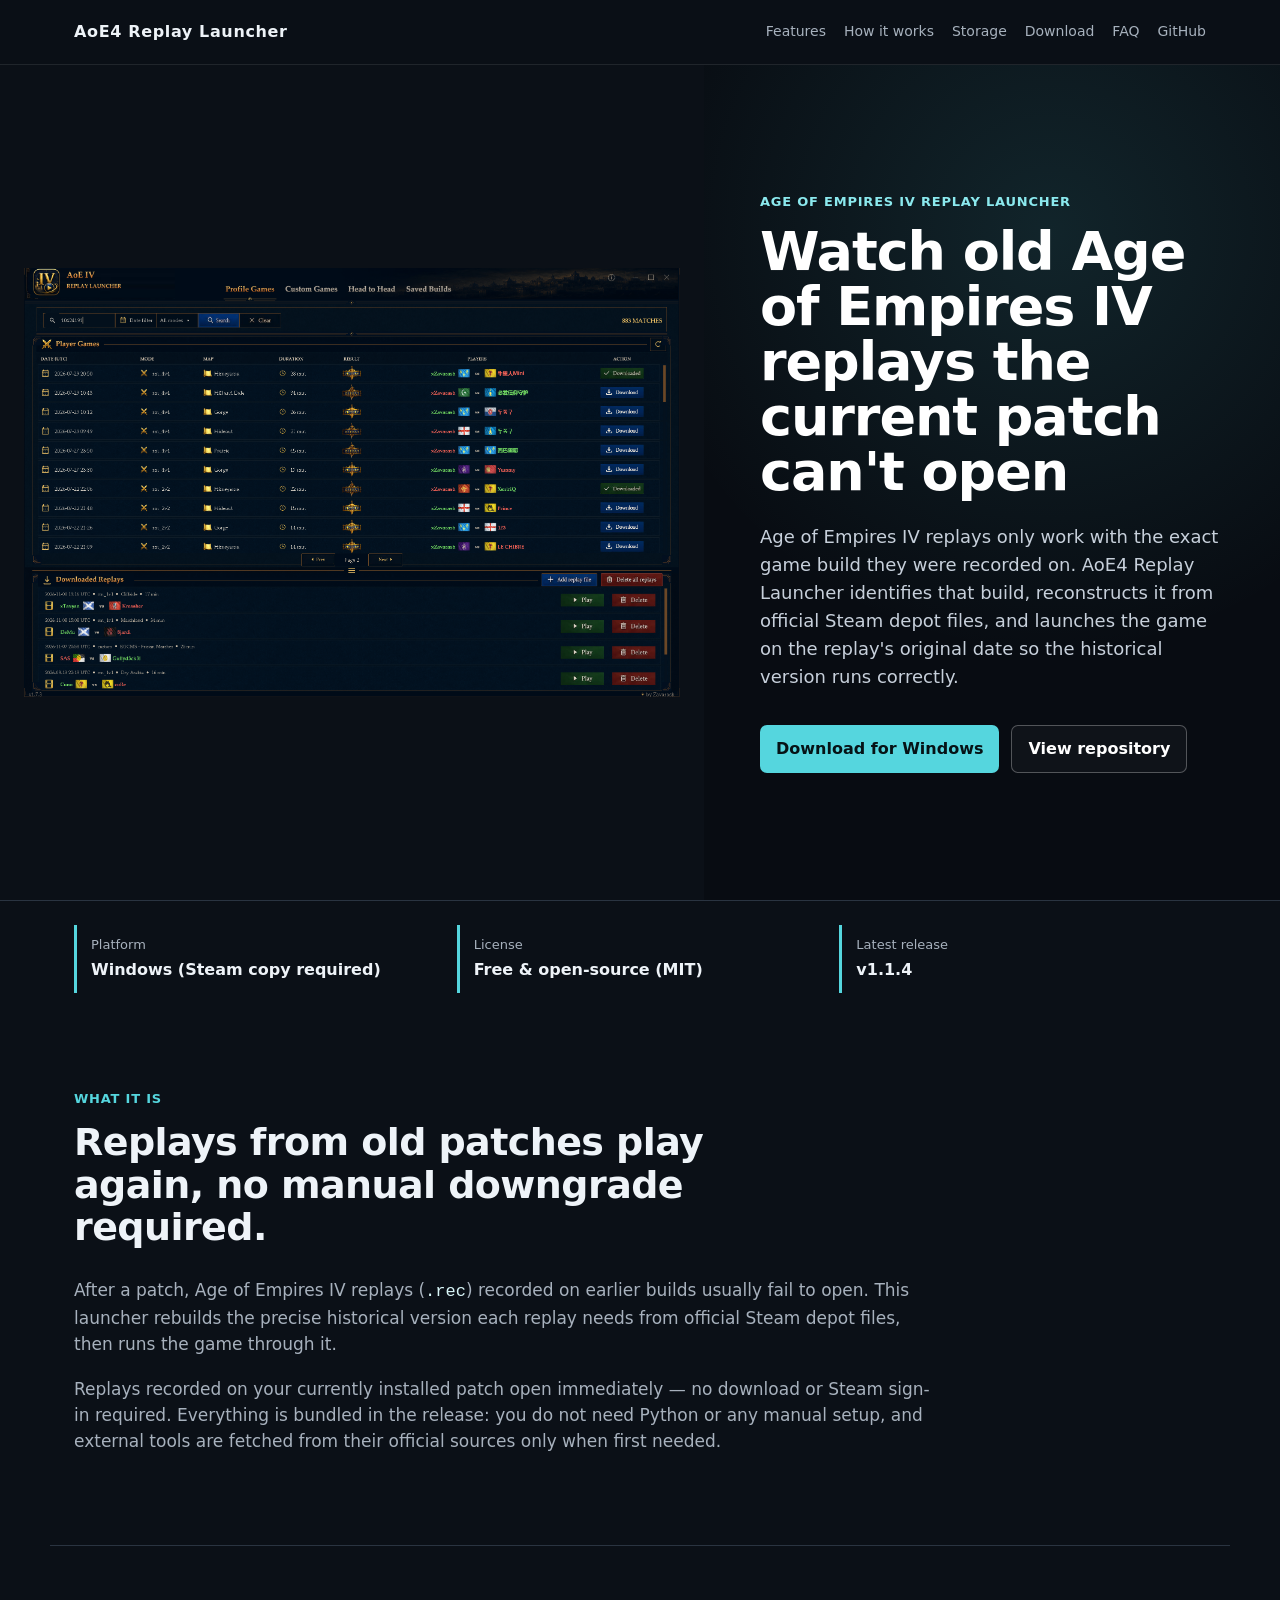
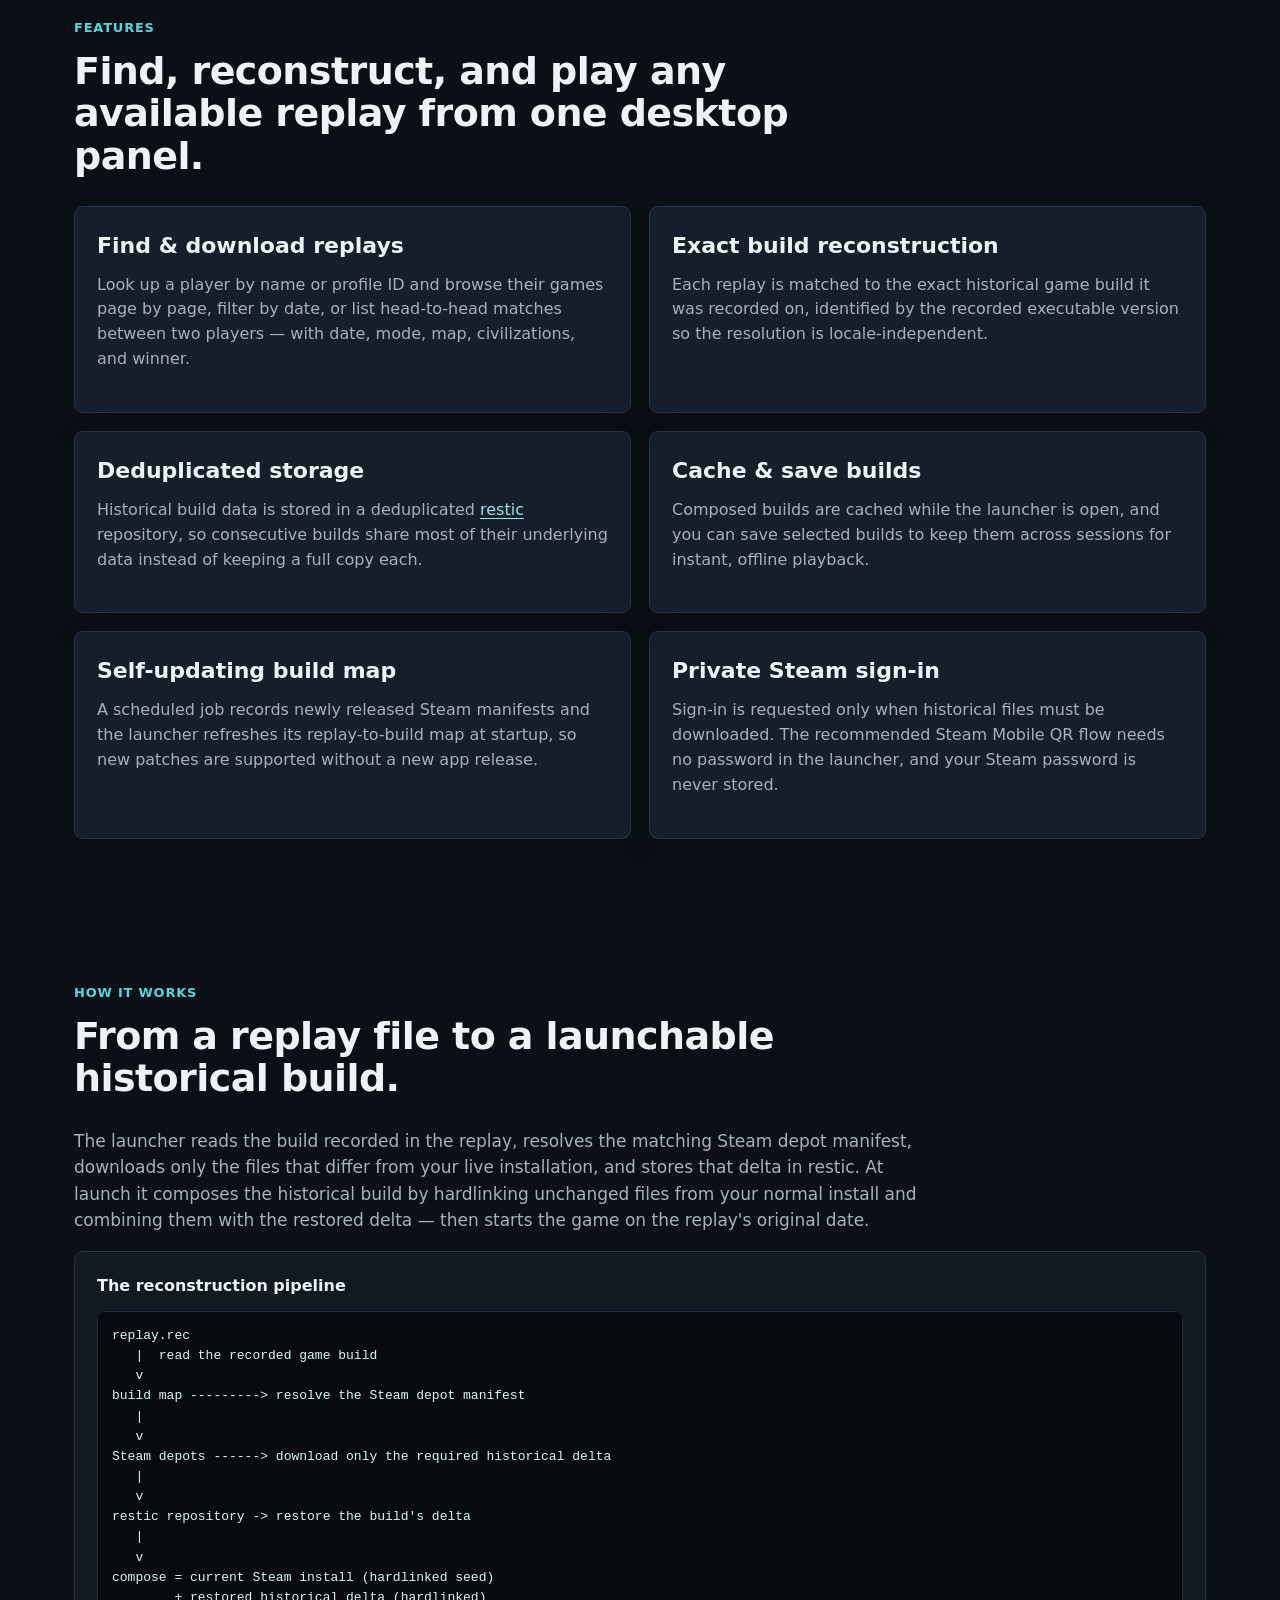
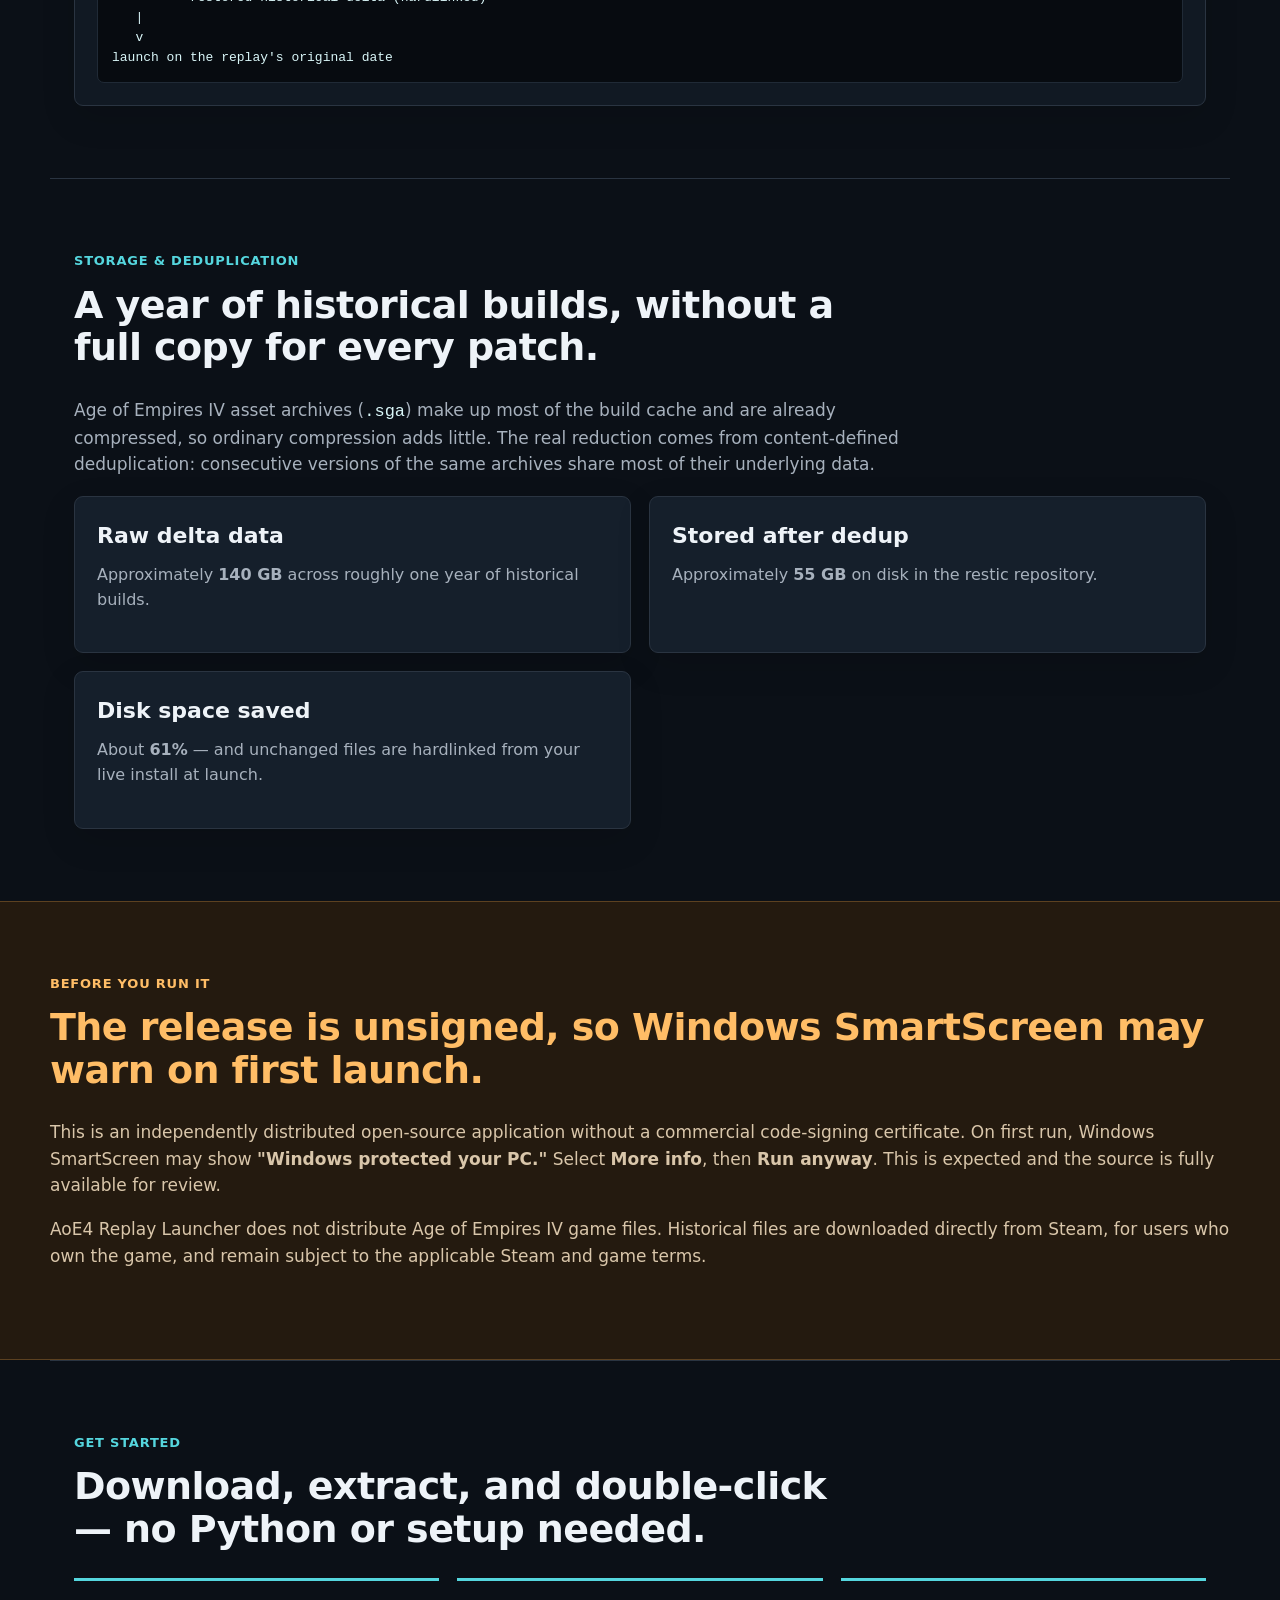
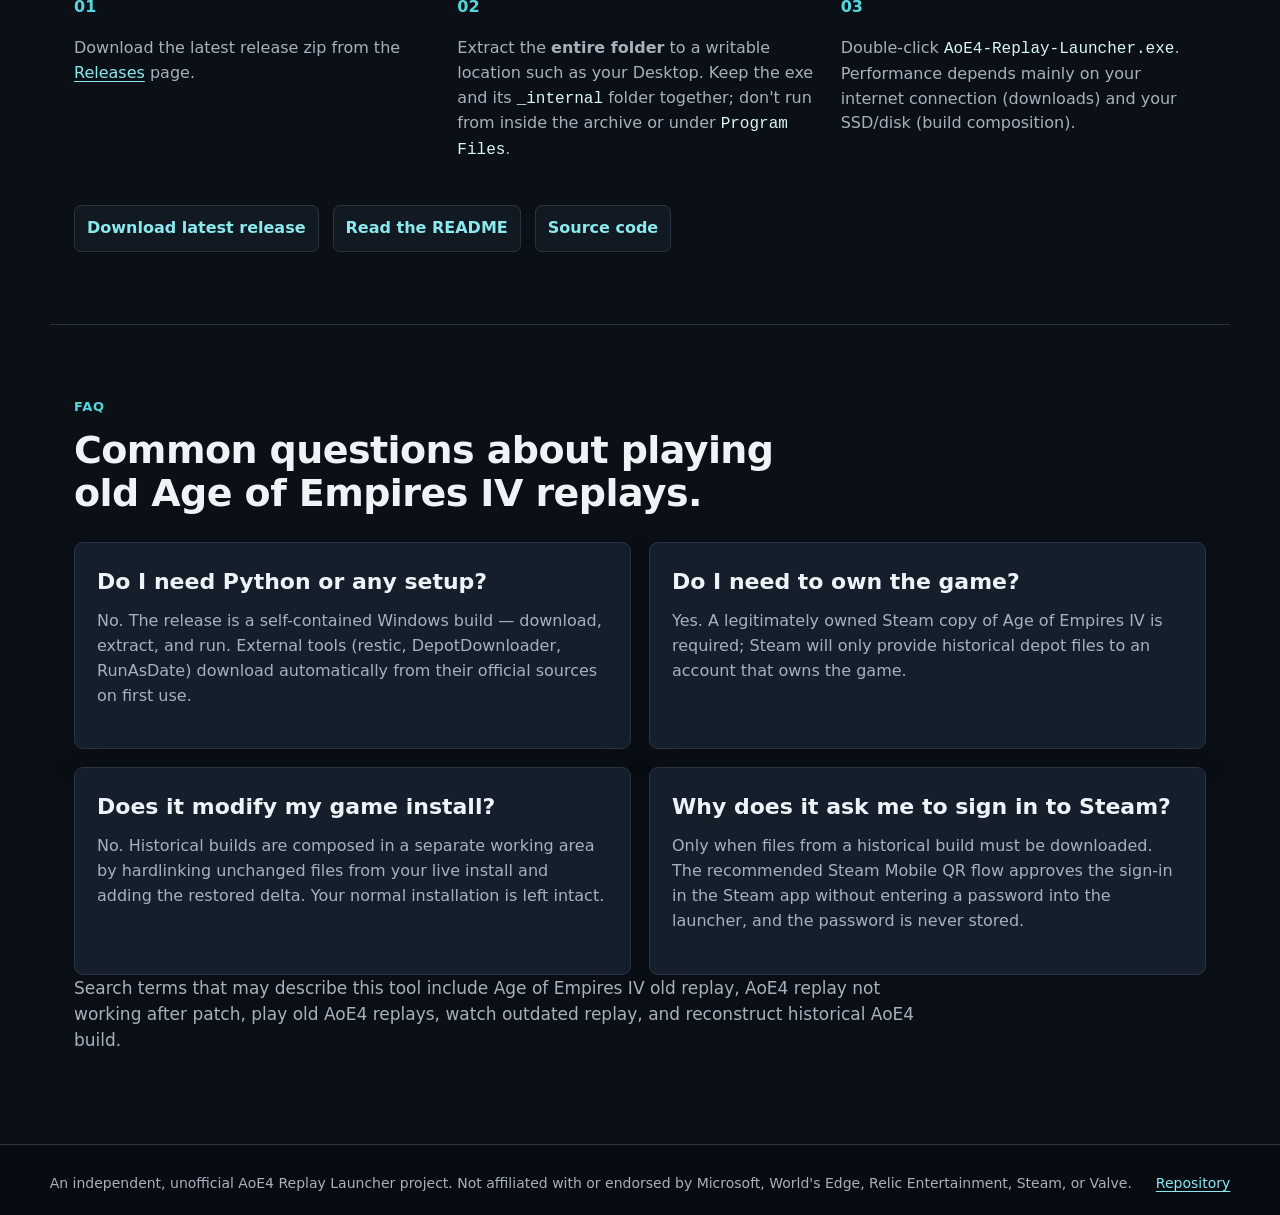
<file: docs/index.html>
<!doctype html>
<html lang="en">
<head>
  <meta charset="utf-8">
  <meta name="viewport" content="width=device-width, initial-scale=1">
  <meta name="color-scheme" content="dark">
  <meta name="theme-color" content="#0b1017">
  <meta name="description" content="AoE4 Replay Launcher is a free, open-source Windows tool that watches old Age of Empires IV replays the current patch can no longer open. It reconstructs the exact historical game build from official Steam depots and launches the game on the replay's original date.">
  <meta property="og:title" content="AoE4 Replay Launcher — Watch Old Age of Empires IV Replays">
  <meta property="og:description" content="Play Age of Empires IV replays from older patches by reconstructing the exact game build they were recorded on, with deduplicated storage of historical builds.">
  <meta name="twitter:title" content="AoE4 Replay Launcher — Watch Old Age of Empires IV Replays">
  <meta name="twitter:description" content="Free, open-source Windows launcher that reconstructs historical AoE4 builds from Steam depots so old replays play again.">
  <title>AoE4 Replay Launcher — Watch Old Age of Empires IV Replays</title>
  <link rel="stylesheet" href="assets/site.css">
  <style>
    /* Page-specific: the hero media is a UI screenshot, so show all of it
       (contain) centred and crisp instead of cropping/darkening it. */
    .hero-media { background: #0b1017; align-items: center; justify-content: center; display: flex; }
    .hero-media img { width: 100%; height: 100%; object-fit: contain; filter: none; padding: 24px; }
  </style>
</head>
<body>
  <header class="site-header">
    <nav class="nav" aria-label="Primary navigation">
      <a class="brand" href="#top">AoE4 Replay Launcher</a>
      <div class="nav-links">
        <a href="#features">Features</a>
        <a href="#how">How it works</a>
        <a href="#storage">Storage</a>
        <a href="#download">Download</a>
        <a href="#faq">FAQ</a>
        <a href="https://github.com/EKYavsil/AoE4-Replay-Launcher">GitHub</a>
      </div>
    </nav>
  </header>

  <main id="top">
    <section class="hero">
      <div class="hero-media" aria-hidden="true">
        <img src="main.png" alt="">
      </div>
      <div class="hero-content">
        <p class="eyebrow">Age of Empires IV replay launcher</p>
        <h1>Watch old Age of Empires IV replays the current patch can't open</h1>
        <p class="hero-copy">
          Age of Empires IV replays only work with the exact game build they were recorded on. AoE4 Replay Launcher identifies that build, reconstructs it from official Steam depot files, and launches the game on the replay's original date so the historical version runs correctly.
        </p>
        <div class="hero-actions">
          <a class="button primary js-download" href="https://github.com/EKYavsil/AoE4-Replay-Launcher/releases/latest">Download for Windows</a>
          <a class="button secondary" href="https://github.com/EKYavsil/AoE4-Replay-Launcher">View repository</a>
        </div>
      </div>
    </section>

    <section class="status-band" aria-label="Project status">
      <div>
        <span class="status-label">Platform</span>
        <strong>Windows (Steam copy required)</strong>
      </div>
      <div>
        <span class="status-label">License</span>
        <strong>Free &amp; open-source (MIT)</strong>
      </div>
      <div>
        <span class="status-label">Latest release</span>
        <strong id="latest-release">v1.1.4</strong>
      </div>
    </section>

    <section class="section intro">
      <div class="section-heading">
        <p class="eyebrow">What it is</p>
        <h2>Replays from old patches play again, no manual downgrade required.</h2>
      </div>
      <div class="text-block">
        <p>
          After a patch, Age of Empires IV replays (<code>.rec</code>) recorded on earlier builds usually fail to open. This launcher rebuilds the precise historical version each replay needs from official Steam depot files, then runs the game through it.
        </p>
        <p>
          Replays recorded on your currently installed patch open immediately — no download or Steam sign-in required. Everything is bundled in the release: you do not need Python or any manual setup, and external tools are fetched from their official sources only when first needed.
        </p>
      </div>
    </section>

    <section id="features" class="section technical">
      <div class="section-heading">
        <p class="eyebrow">Features</p>
        <h2>Find, reconstruct, and play any available replay from one desktop panel.</h2>
      </div>
      <div class="technical-grid">
        <article class="panel">
          <h3>Find &amp; download replays</h3>
          <p>
            Look up a player by name or profile ID and browse their games page by page, filter by date, or list head-to-head matches between two players — with date, mode, map, civilizations, and winner.
          </p>
        </article>
        <article class="panel">
          <h3>Exact build reconstruction</h3>
          <p>
            Each replay is matched to the exact historical game build it was recorded on, identified by the recorded executable version so the resolution is locale-independent.
          </p>
        </article>
        <article class="panel">
          <h3>Deduplicated storage</h3>
          <p>
            Historical build data is stored in a deduplicated <a href="https://restic.net/">restic</a> repository, so consecutive builds share most of their underlying data instead of keeping a full copy each.
          </p>
        </article>
        <article class="panel">
          <h3>Cache &amp; save builds</h3>
          <p>
            Composed builds are cached while the launcher is open, and you can save selected builds to keep them across sessions for instant, offline playback.
          </p>
        </article>
        <article class="panel">
          <h3>Self-updating build map</h3>
          <p>
            A scheduled job records newly released Steam manifests and the launcher refreshes its replay-to-build map at startup, so new patches are supported without a new app release.
          </p>
        </article>
        <article class="panel">
          <h3>Private Steam sign-in</h3>
          <p>
            Sign-in is requested only when historical files must be downloaded. The recommended Steam Mobile QR flow needs no password in the launcher, and your Steam password is never stored.
          </p>
        </article>
      </div>
    </section>

    <section id="how" class="section">
      <div class="section-heading">
        <p class="eyebrow">How it works</p>
        <h2>From a replay file to a launchable historical build.</h2>
      </div>
      <div class="text-block">
        <p>
          The launcher reads the build recorded in the replay, resolves the matching Steam depot manifest, downloads only the files that differ from your live installation, and stores that delta in restic. At launch it composes the historical build by hardlinking unchanged files from your normal install and combining them with the restored delta — then starts the game on the replay's original date.
        </p>
      </div>
      <div class="code-panel">
        <p class="code-title">The reconstruction pipeline</p>
        <pre><code>replay.rec
   |  read the recorded game build
   v
build map ---------> resolve the Steam depot manifest
   |
   v
Steam depots ------> download only the required historical delta
   |
   v
restic repository -> restore the build's delta
   |
   v
compose = current Steam install (hardlinked seed)
        + restored historical delta (hardlinked)
   |
   v
launch on the replay's original date</code></pre>
      </div>
    </section>

    <section id="storage" class="section technical">
      <div class="section-heading">
        <p class="eyebrow">Storage &amp; deduplication</p>
        <h2>A year of historical builds, without a full copy for every patch.</h2>
      </div>
      <div class="text-block">
        <p>
          Age of Empires IV asset archives (<code>.sga</code>) make up most of the build cache and are already compressed, so ordinary compression adds little. The real reduction comes from content-defined deduplication: consecutive versions of the same archives share most of their underlying data.
        </p>
      </div>
      <div class="technical-grid">
        <article class="panel">
          <h3>Raw delta data</h3>
          <p>Approximately <strong>140 GB</strong> across roughly one year of historical builds.</p>
        </article>
        <article class="panel">
          <h3>Stored after dedup</h3>
          <p>Approximately <strong>55 GB</strong> on disk in the restic repository.</p>
        </article>
        <article class="panel">
          <h3>Disk space saved</h3>
          <p>About <strong>61%</strong> — and unchanged files are hardlinked from your live install at launch.</p>
        </article>
      </div>
    </section>

    <section class="section warning-section">
      <div class="section-heading">
        <p class="eyebrow">Before you run it</p>
        <h2>The release is unsigned, so Windows SmartScreen may warn on first launch.</h2>
      </div>
      <div class="text-block">
        <p>
          This is an independently distributed open-source application without a commercial code-signing certificate. On first run, Windows SmartScreen may show <strong>"Windows protected your PC."</strong> Select <strong>More info</strong>, then <strong>Run anyway</strong>. This is expected and the source is fully available for review.
        </p>
        <p>
          AoE4 Replay Launcher does not distribute Age of Empires IV game files. Historical files are downloaded directly from Steam, for users who own the game, and remain subject to the applicable Steam and game terms.
        </p>
      </div>
    </section>

    <section id="download" class="section repair">
      <div class="section-heading">
        <p class="eyebrow">Get started</p>
        <h2>Download, extract, and double-click — no Python or setup needed.</h2>
      </div>
      <div class="repair-list">
        <div>
          <span class="step">01</span>
          <p>Download the latest release zip from the <a href="https://github.com/EKYavsil/AoE4-Replay-Launcher/releases/latest">Releases</a> page.</p>
        </div>
        <div>
          <span class="step">02</span>
          <p>Extract the <strong>entire folder</strong> to a writable location such as your Desktop. Keep the exe and its <code>_internal</code> folder together; don't run from inside the archive or under <code>Program Files</code>.</p>
        </div>
        <div>
          <span class="step">03</span>
          <p>Double-click <code>AoE4-Replay-Launcher.exe</code>. Performance depends mainly on your internet connection (downloads) and your SSD/disk (build composition).</p>
        </div>
      </div>
      <div class="link-row">
        <a class="js-download" href="https://github.com/EKYavsil/AoE4-Replay-Launcher/releases/latest">Download latest release</a>
        <a href="https://github.com/EKYavsil/AoE4-Replay-Launcher#readme">Read the README</a>
        <a href="https://github.com/EKYavsil/AoE4-Replay-Launcher">Source code</a>
      </div>
    </section>

    <section id="faq" class="section technical">
      <div class="section-heading">
        <p class="eyebrow">FAQ</p>
        <h2>Common questions about playing old Age of Empires IV replays.</h2>
      </div>
      <div class="technical-grid">
        <article class="panel">
          <h3>Do I need Python or any setup?</h3>
          <p>
            No. The release is a self-contained Windows build — download, extract, and run. External tools (restic, DepotDownloader, RunAsDate) download automatically from their official sources on first use.
          </p>
        </article>
        <article class="panel">
          <h3>Do I need to own the game?</h3>
          <p>
            Yes. A legitimately owned Steam copy of Age of Empires IV is required; Steam will only provide historical depot files to an account that owns the game.
          </p>
        </article>
        <article class="panel">
          <h3>Does it modify my game install?</h3>
          <p>
            No. Historical builds are composed in a separate working area by hardlinking unchanged files from your live install and adding the restored delta. Your normal installation is left intact.
          </p>
        </article>
        <article class="panel">
          <h3>Why does it ask me to sign in to Steam?</h3>
          <p>
            Only when files from a historical build must be downloaded. The recommended Steam Mobile QR flow approves the sign-in in the Steam app without entering a password into the launcher, and the password is never stored.
          </p>
        </article>
      </div>
      <div class="text-block">
        <p>
          Search terms that may describe this tool include Age of Empires IV old replay, AoE4 replay not working after patch, play old AoE4 replays, watch outdated replay, and reconstruct historical AoE4 build.
        </p>
      </div>
    </section>
  </main>

  <footer class="site-footer">
    <p>An independent, unofficial AoE4 Replay Launcher project. Not affiliated with or endorsed by Microsoft, World's Edge, Relic Entertainment, Steam, or Valve.</p>
    <p><a href="https://github.com/EKYavsil/AoE4-Replay-Launcher">Repository</a></p>
  </footer>

  <script>
    // Keep the page in sync with GitHub's latest release automatically:
    //  - update the "Latest release" label (falls back to the hard-coded value),
    //  - upgrade the download buttons to a one-click direct download when the
    //    portable asset exists; otherwise they keep pointing at the release page
    //    (the safe default already in their href), so they never 404.
    fetch("https://api.github.com/repos/EKYavsil/AoE4-Replay-Launcher/releases/latest", { cache: "no-store" })
      .then(function (r) { return r.ok ? r.json() : null; })
      .then(function (d) {
        if (!d) return;
        if (d.tag_name) {
          document.getElementById("latest-release").textContent = d.tag_name;
        }
        var asset = (d.assets || []).filter(function (a) {
          return a.name === "AoE4ReplayLauncher.zip";
        })[0];
        if (asset && asset.browser_download_url) {
          var links = document.querySelectorAll(".js-download");
          for (var i = 0; i < links.length; i++) {
            links[i].href = asset.browser_download_url;
          }
        }
      })
      .catch(function () { /* offline / rate-limited: keep the safe defaults */ });
  </script>
</body>
</html>
</file>
<file: docs/assets/site.css>
:root {
  color-scheme: dark;
  --ink: #eef3f8;
  --muted: #a7b1bd;
  --line: #2a3441;
  --surface: #0b1017;
  --surface-raised: #111923;
  --soft: #151f2b;
  --soft-hover: #1a2633;
  --accent: #55d6de;
  --accent-strong: #8be9ee;
  --accent-ink: #061316;
  --warn: #ffbd66;
  --warn-bg: #241a0f;
  --warn-line: #5c4120;
  --shadow: 0 18px 50px rgba(0, 0, 0, 0.24);
}

* {
  box-sizing: border-box;
}

html {
  scroll-behavior: smooth;
  background: var(--surface);
}

body {
  margin: 0;
  font-family: Inter, ui-sans-serif, system-ui, -apple-system, BlinkMacSystemFont, "Segoe UI", sans-serif;
  background: var(--surface);
  color: var(--ink);
  line-height: 1.55;
}

a {
  color: var(--accent-strong);
  text-decoration-thickness: 1px;
  text-underline-offset: 3px;
}

a:hover {
  color: #c3f7f9;
}

code,
pre {
  font-family: "Cascadia Code", "SFMono-Regular", Consolas, monospace;
}

code {
  color: #d9f6f8;
}

.site-header {
  position: sticky;
  top: 0;
  z-index: 10;
  background: rgba(11, 16, 23, 0.9);
  border-bottom: 1px solid rgba(255, 255, 255, 0.09);
  backdrop-filter: blur(14px);
  -webkit-backdrop-filter: blur(14px);
}

.nav {
  max-width: 1180px;
  margin: 0 auto;
  min-height: 64px;
  padding: 0 24px;
  display: flex;
  align-items: center;
  justify-content: space-between;
  gap: 24px;
}

.brand {
  font-weight: 800;
  color: var(--ink);
  text-decoration: none;
  letter-spacing: 0.04em;
}

.nav-links {
  display: flex;
  flex-wrap: wrap;
  gap: 18px;
  font-size: 14px;
}

.nav-links a {
  color: var(--muted);
  text-decoration: none;
  transition: color 160ms ease;
}

.nav-links a:hover {
  color: var(--ink);
}

.hero {
  min-height: calc(100vh - 64px);
  display: grid;
  grid-template-columns: minmax(0, 1.1fr) minmax(360px, 0.9fr);
  align-items: stretch;
  border-bottom: 1px solid var(--line);
  background:
    radial-gradient(circle at 82% 20%, rgba(85, 214, 222, 0.12), transparent 34%),
    #080c12;
  color: #fff;
}

.hero-media {
  min-height: 520px;
  overflow: hidden;
  background: #05080c;
}

.hero-media img {
  width: 100%;
  height: 100%;
  object-fit: cover;
  object-position: center;
  display: block;
  filter: saturate(0.92) contrast(1.04) brightness(0.84);
}

.hero-content {
  padding: 72px 56px;
  display: flex;
  flex-direction: column;
  justify-content: center;
}

.eyebrow {
  margin: 0 0 12px;
  color: var(--accent);
  font-size: 13px;
  font-weight: 800;
  letter-spacing: 0.06em;
  text-transform: uppercase;
}

.hero .eyebrow {
  color: var(--accent-strong);
}

h1,
h2,
h3,
p {
  overflow-wrap: anywhere;
}

h1 {
  margin: 0;
  max-width: 760px;
  font-size: 54px;
  line-height: 1.02;
  letter-spacing: -0.02em;
}

.hero-copy {
  max-width: 660px;
  margin: 24px 0 0;
  color: #c7d0db;
  font-size: 18px;
}

.hero-actions {
  display: flex;
  flex-wrap: wrap;
  gap: 12px;
  margin-top: 34px;
}

.button {
  min-height: 44px;
  padding: 11px 16px;
  border-radius: 7px;
  display: inline-flex;
  align-items: center;
  font-weight: 700;
  text-decoration: none;
  transition: transform 160ms ease, background 160ms ease, border-color 160ms ease;
}

.button:hover {
  transform: translateY(-1px);
}

.button.primary {
  background: var(--accent);
  color: var(--accent-ink);
}

.button.primary:hover {
  background: var(--accent-strong);
  color: var(--accent-ink);
}

.button.secondary {
  border: 1px solid rgba(255, 255, 255, 0.28);
  color: #ffffff;
  background: rgba(255, 255, 255, 0.03);
}

.button.secondary:hover {
  border-color: rgba(255, 255, 255, 0.5);
  background: rgba(255, 255, 255, 0.07);
}

.status-band {
  max-width: 1180px;
  margin: 0 auto;
  padding: 24px;
  display: grid;
  grid-template-columns: repeat(3, minmax(0, 1fr));
  gap: 16px;
}

.status-band div {
  border-left: 3px solid var(--accent);
  padding: 10px 0 10px 14px;
}

.status-label {
  display: block;
  color: var(--muted);
  font-size: 13px;
}

.status-band strong {
  display: block;
  margin-top: 3px;
  color: var(--ink);
  font-size: 16px;
}

.section {
  max-width: 1180px;
  margin: 0 auto;
  padding: 72px 24px;
}

.section-heading {
  max-width: 760px;
  margin-bottom: 28px;
}

.section h2 {
  margin: 0;
  color: var(--ink);
  font-size: 38px;
  line-height: 1.12;
  letter-spacing: -0.015em;
}

.text-block {
  max-width: 860px;
  color: var(--muted);
  font-size: 17px;
}

.text-block p {
  margin: 0 0 18px;
}

.evidence-grid {
  display: grid;
  grid-template-columns: repeat(2, minmax(0, 1fr));
  gap: 22px;
}

figure {
  margin: 0;
  border: 1px solid var(--line);
  border-radius: 9px;
  background: var(--surface-raised);
  overflow: hidden;
  box-shadow: var(--shadow);
}

figure img {
  width: 100%;
  aspect-ratio: 16 / 9;
  object-fit: cover;
  display: block;
  background: var(--soft);
}

figcaption {
  padding: 16px;
  color: var(--muted);
  font-size: 15px;
}

figcaption strong {
  color: var(--ink);
}

.technical,
.repair {
  border-top: 1px solid var(--line);
}

.technical-grid {
  display: grid;
  grid-template-columns: repeat(2, minmax(0, 1fr));
  gap: 18px;
}

.panel,
.code-panel {
  border: 1px solid var(--line);
  border-radius: 9px;
  padding: 22px;
  background: var(--soft);
  box-shadow: 0 12px 34px rgba(0, 0, 0, 0.13);
}

.panel h3 {
  margin: 0 0 10px;
  color: var(--ink);
  font-size: 22px;
}

.panel p {
  margin: 0 0 18px;
  color: var(--muted);
}

pre {
  margin: 0;
  padding: 14px;
  overflow-x: auto;
  background: #070b10;
  color: #e7edf5;
  border: 1px solid #202a36;
  border-radius: 7px;
  font-size: 13px;
}

.code-panel {
  margin-top: 18px;
  background: var(--surface-raised);
}

.code-title {
  margin: 0 0 12px;
  color: var(--ink);
  font-weight: 800;
}

.warning-section {
  max-width: none;
  background: var(--warn-bg);
  border-top: 1px solid var(--warn-line);
  border-bottom: 1px solid var(--warn-line);
}

.warning-section > * {
  max-width: 1180px;
  margin-left: auto;
  margin-right: auto;
}

.warning-section .eyebrow,
.warning-section h2 {
  color: var(--warn);
}

.warning-section .text-block {
  color: #d9c6aa;
}

.repair-list {
  display: grid;
  grid-template-columns: repeat(3, minmax(0, 1fr));
  gap: 18px;
}

.repair-list div {
  border-top: 3px solid var(--accent);
  padding-top: 14px;
}

.step {
  color: var(--accent);
  font-weight: 900;
}

.repair-list p {
  color: var(--muted);
}

.link-row {
  display: flex;
  flex-wrap: wrap;
  gap: 14px;
  margin-top: 26px;
}

.link-row a {
  border: 1px solid var(--line);
  border-radius: 7px;
  padding: 10px 12px;
  background: var(--surface-raised);
  color: var(--accent-strong);
  text-decoration: none;
  font-weight: 700;
  transition: background 160ms ease, border-color 160ms ease;
}

.link-row a:hover {
  background: var(--soft-hover);
  border-color: #445162;
}

.timeline {
  list-style: none;
  margin: 0;
  padding: 0;
  border-top: 1px solid var(--line);
}

.timeline li {
  display: grid;
  grid-template-columns: 56px minmax(0, 1fr);
  gap: 18px;
  padding: 18px 0;
  border-bottom: 1px solid var(--line);
}

.timeline span {
  color: var(--accent);
  font-weight: 900;
}

.timeline p {
  margin: 0;
  color: var(--muted);
}

.site-footer {
  border-top: 1px solid var(--line);
  padding: 28px 24px;
  display: flex;
  justify-content: center;
  gap: 24px;
  background: #080c12;
  color: var(--muted);
  font-size: 14px;
}

.site-footer p {
  margin: 0;
}

@media (max-width: 860px) {
  .nav {
    align-items: flex-start;
    flex-direction: column;
    padding-top: 14px;
    padding-bottom: 14px;
  }

  .hero {
    grid-template-columns: 1fr;
  }

  .hero-media {
    min-height: 280px;
  }

  .hero-content {
    padding: 42px 24px 56px;
  }

  h1 {
    font-size: 40px;
  }

  .section h2 {
    font-size: 30px;
  }

  .status-band,
  .evidence-grid,
  .technical-grid,
  .repair-list {
    grid-template-columns: 1fr;
  }

  .site-footer {
    display: block;
    text-align: center;
  }

  .site-footer p + p {
    margin-top: 8px;
  }
}

@media (max-width: 520px) {
  .nav-links {
    gap: 12px;
  }

  h1 {
    font-size: 34px;
  }

  .hero-copy,
  .text-block {
    font-size: 16px;
  }
}
</file>
